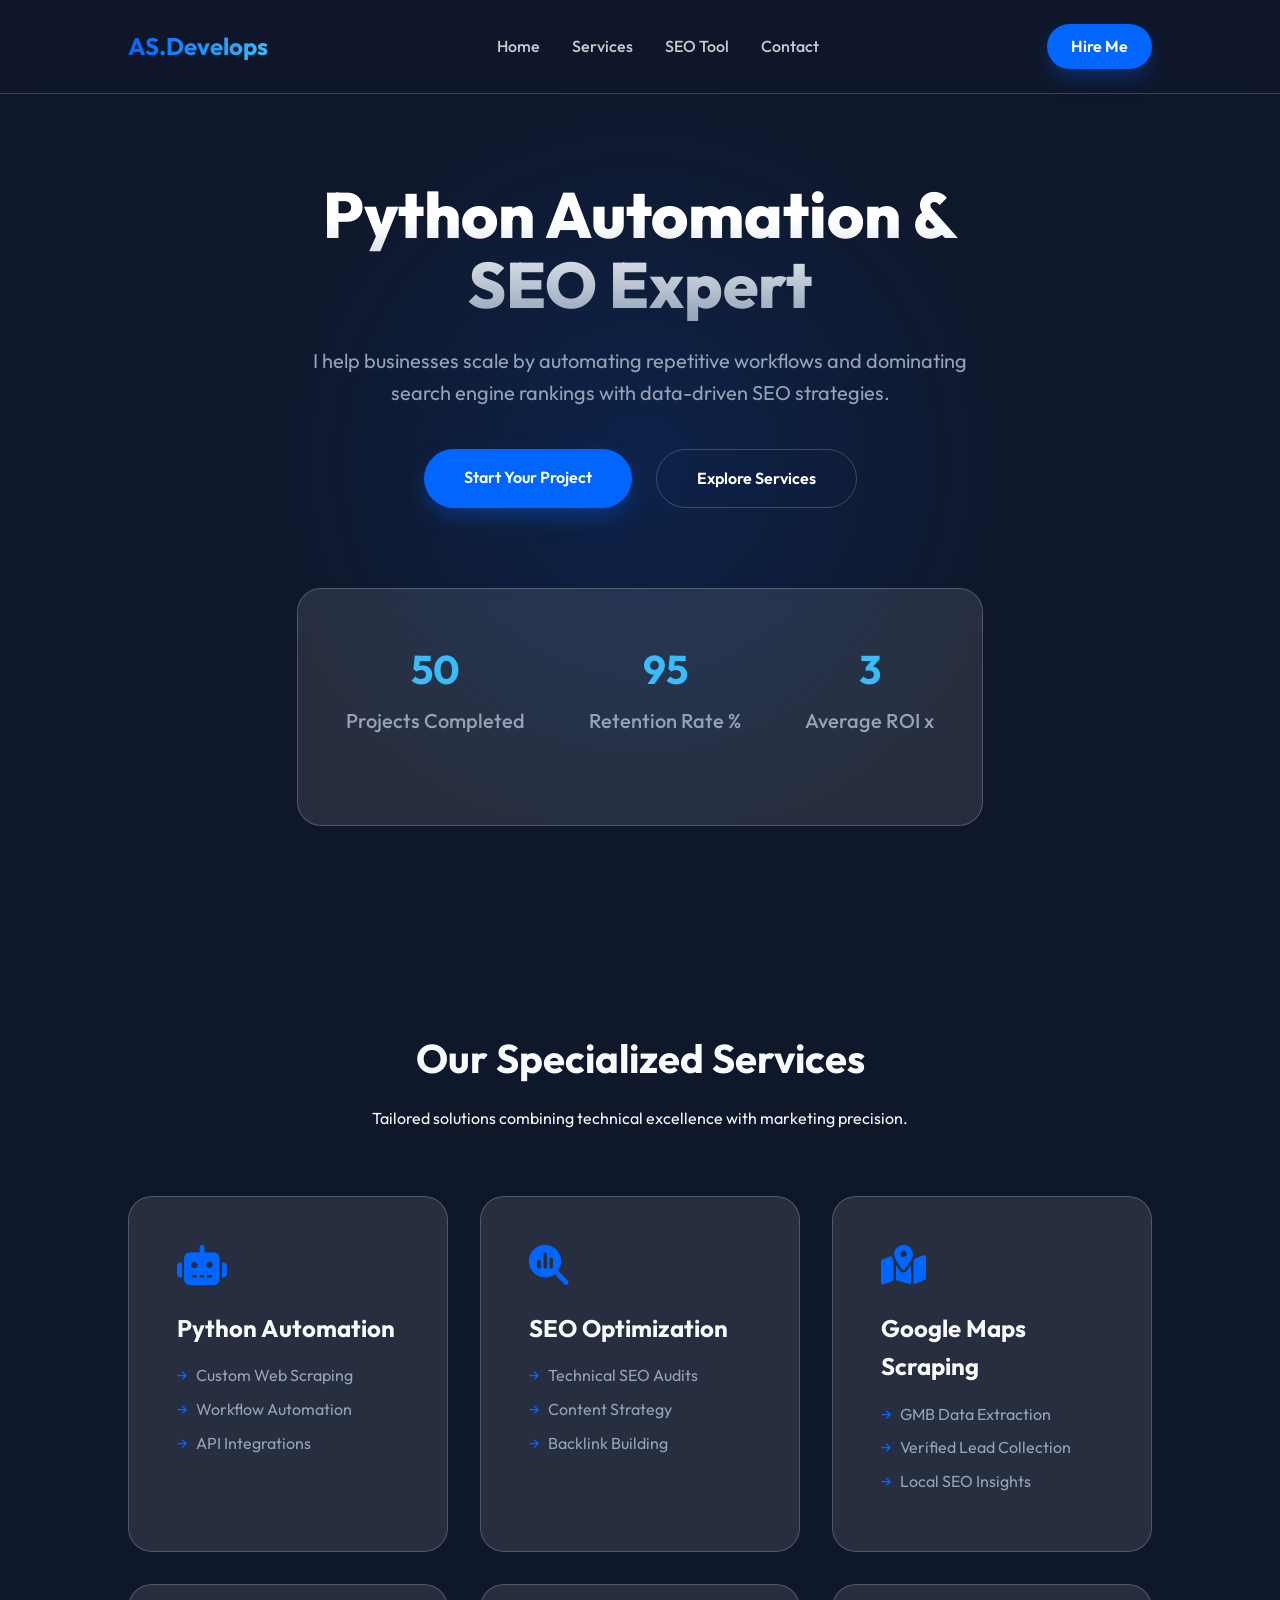
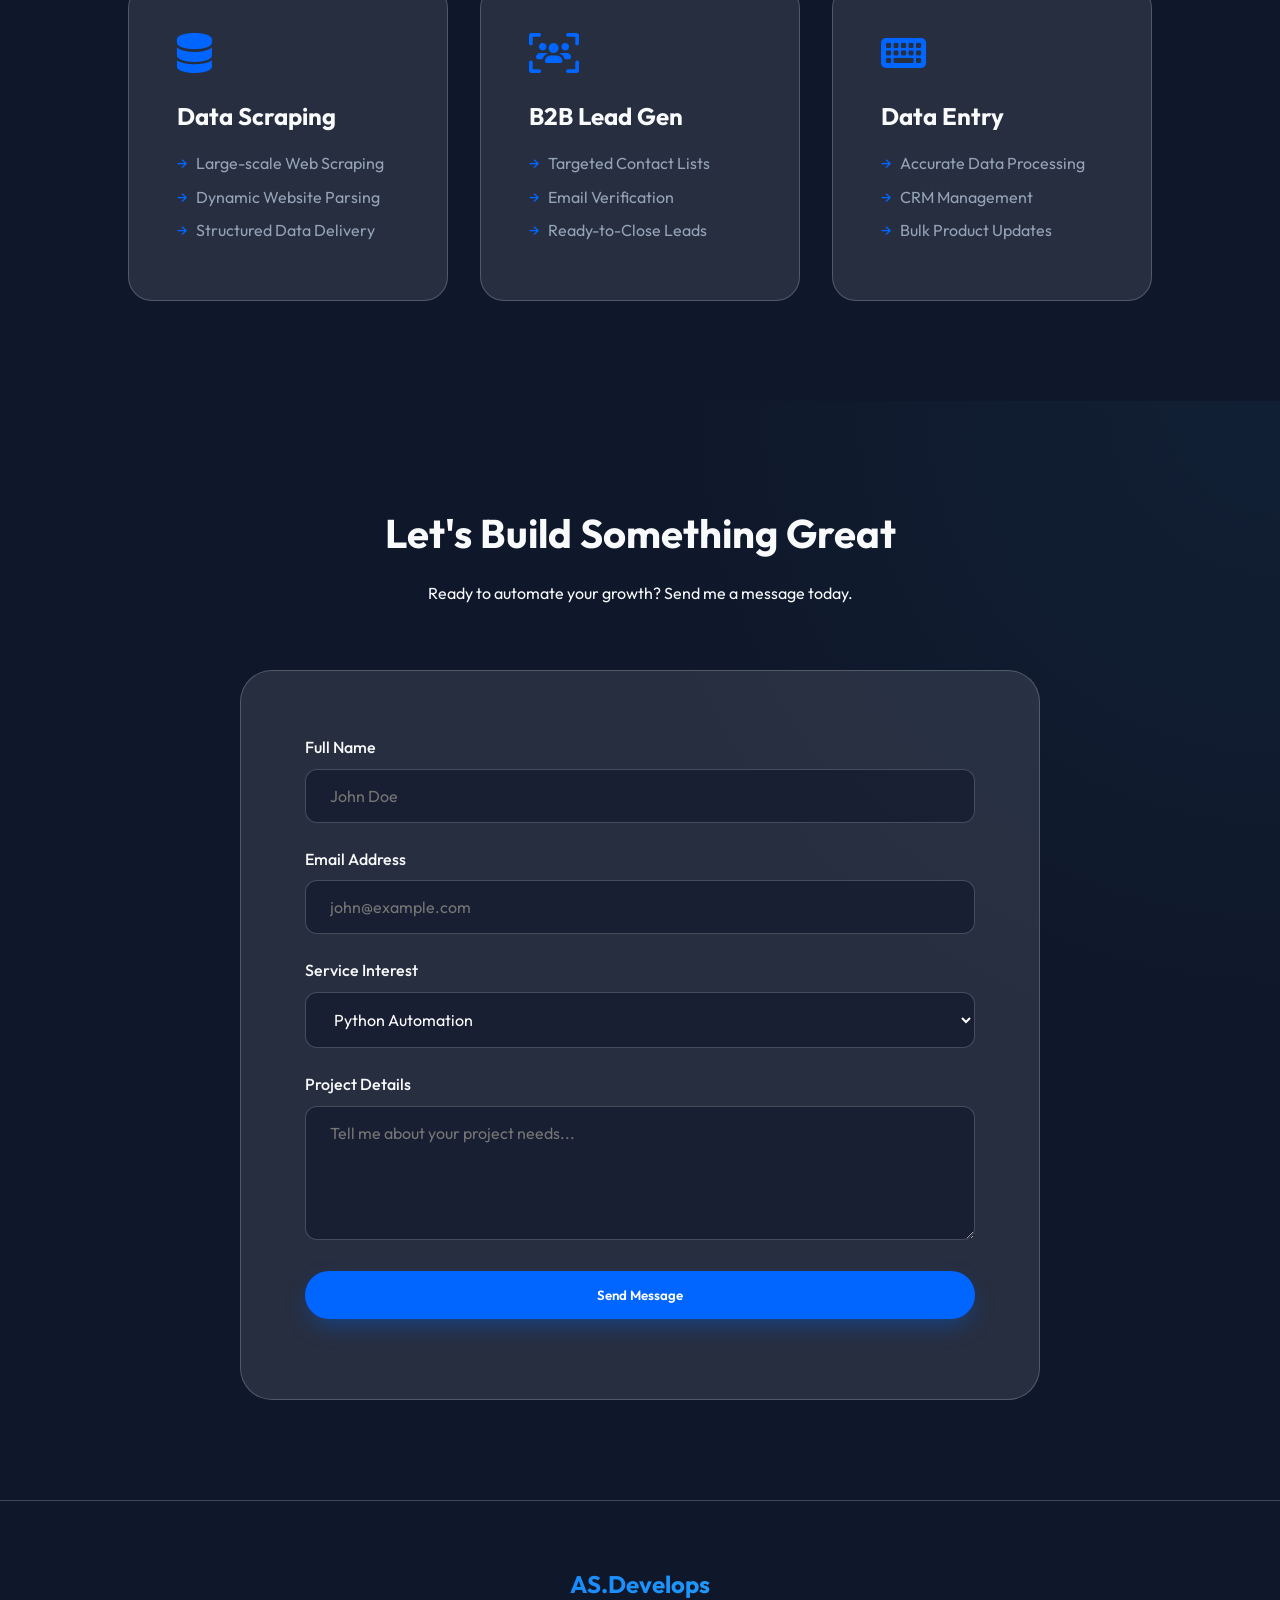
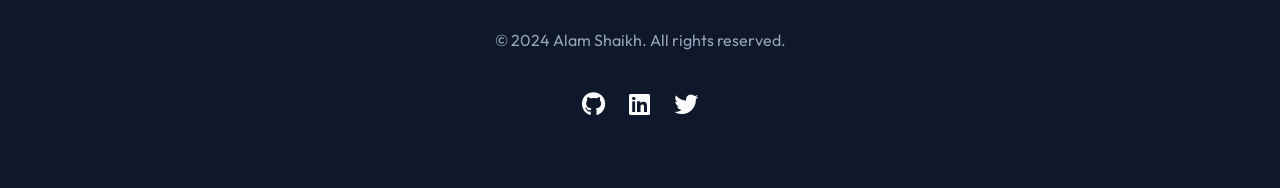
<file: index.html>
<!DOCTYPE html>
<html lang="en">

<head>
    <meta charset="UTF-8">
    <meta name="viewport" content="width=device-width, initial-scale=1.0">
    <meta name="description"
        content="Enterprise-grade Python automation, technical SEO, and digital marketing services by Alam Shaikh. 3x ROI and 95% retention.">
    <title>Alam Shaikh | Python Automation & SEO Expert</title>

    <!-- Styles -->
    <link rel="stylesheet" href="frontend/css/style.css">

    <!-- Icons -->
    <link rel="stylesheet" href="https://cdnjs.cloudflare.com/ajax/libs/font-awesome/6.4.0/css/all.min.css">
</head>

<body>

    <nav>
        <div class="logo">AS.Develops</div>
        <div class="nav-links">
            <a href="#home">Home</a>
            <a href="#services">Services</a>
            <a href="/seo-analyzer">SEO Tool</a>
            <a href="#contact">Contact</a>
        </div>
        <a href="#contact" class="btn btn-primary" style="padding: 0.6rem 1.5rem;">Hire Me</a>
    </nav>

    <header id="home" class="hero">
        <h1 class="fade-up">Python Automation & <br><span style="color: var(--primary);">SEO Expert</span></h1>
        <p class="fade-up">I help businesses scale by automating repetitive workflows and dominating search engine
            rankings with data-driven SEO strategies.</p>

        <div class="cta-group fade-up">
            <a href="#contact" class="btn btn-primary">Start Your Project</a>
            <a href="#services" class="btn btn-outline">Explore Services</a>
        </div>

        <div class="stats fade-up">
            <div class="stat-item">
                <h3 class="counter" data-target="50">0</h3>
                <p>Projects Completed</p>
            </div>
            <div class="stat-item">
                <h3 class="counter" data-target="95">0</h3>
                <p>Retention Rate %</p>
            </div>
            <div class="stat-item">
                <h3 class="counter" data-target="3">0</h3>
                <p>Average ROI x</p>
            </div>
        </div>
    </header>

    <section id="services" class="services">
        <div class="section-header fade-up">
            <h2>Our Specialized Services</h2>
            <p>Tailored solutions combining technical excellence with marketing precision.</p>
        </div>

        <div class="services-grid">
            <div class="service-card fade-up">
                <i class="fas fa-robot"></i>
                <h3>Python Automation</h3>
                <ul>
                    <li>Custom Web Scraping</li>
                    <li>Workflow Automation</li>
                    <li>API Integrations</li>
                </ul>
            </div>

            <div class="service-card fade-up">
                <i class="fas fa-magnifying-glass-chart"></i>
                <h3>SEO Optimization</h3>
                <ul>
                    <li>Technical SEO Audits</li>
                    <li>Content Strategy</li>
                    <li>Backlink Building</li>
                </ul>
            </div>

            <div class="service-card fade-up">
                <i class="fas fa-map-location-dot"></i>
                <h3>Google Maps Scraping</h3>
                <ul>
                    <li>GMB Data Extraction</li>
                    <li>Verified Lead Collection</li>
                    <li>Local SEO Insights</li>
                </ul>
            </div>

            <div class="service-card fade-up">
                <i class="fas fa-database"></i>
                <h3>Data Scraping</h3>
                <ul>
                    <li>Large-scale Web Scraping</li>
                    <li>Dynamic Website Parsing</li>
                    <li>Structured Data Delivery</li>
                </ul>
            </div>

            <div class="service-card fade-up">
                <i class="fas fa-users-viewfinder"></i>
                <h3>B2B Lead Gen</h3>
                <ul>
                    <li>Targeted Contact Lists</li>
                    <li>Email Verification</li>
                    <li>Ready-to-Close Leads</li>
                </ul>
            </div>

            <div class="service-card fade-up">
                <i class="fas fa-keyboard"></i>
                <h3>Data Entry</h3>
                <ul>
                    <li>Accurate Data Processing</li>
                    <li>CRM Management</li>
                    <li>Bulk Product Updates</li>
                </ul>
            </div>
        </div>
    </section>

    <section id="contact" class="contact">
        <div class="section-header fade-up">
            <h2>Let's Build Something Great</h2>
            <p>Ready to automate your growth? Send me a message today.</p>
        </div>

        <div class="contact-container fade-up">
            <form id="contactForm">
                <div class="form-group">
                    <label for="name">Full Name</label>
                    <input type="text" id="name" name="name" placeholder="John Doe" required>
                </div>
                <div class="form-group">
                    <label for="email">Email Address</label>
                    <input type="email" id="email" name="email" placeholder="john@example.com" required>
                </div>
                <div class="form-group">
                    <label for="service">Service Interest</label>
                    <select id="service" name="service">
                        <option value="automation">Python Automation</option>
                        <option value="seo">SEO Optimization</option>
                        <option value="gmaps">Google Maps Scraping</option>
                        <option value="scraping">Data Scraping</option>
                        <option value="leads">B2B Lead Gen</option>
                        <option value="data-entry">Data Entry</option>
                    </select>
                </div>
                <div class="form-group">
                    <label for="message">Project Details</label>
                    <textarea id="message" name="message" rows="5" placeholder="Tell me about your project needs..."
                        required minlength="10"></textarea>
                </div>
                <button type="submit" class="btn btn-primary" style="width: 100%;">Send Message</button>
                <div id="formStatus" style="margin-top: 1rem; text-align: center;"></div>
            </form>
        </div>
    </section>

    <footer style="padding: 4rem 10%; border-top: 1px solid var(--glass-border); text-align: center;">
        <div class="logo" style="margin-bottom: 1.5rem;">AS.Develops</div>
        <p style="color: #94a3b8; margin-bottom: 2rem;">© 2024 Alam Shaikh. All rights reserved.</p>
        <div class="social-links" style="display: flex; justify-content: center; gap: 1.5rem; font-size: 1.5rem;">
            <a href="#" style="color: var(--light);"><i class="fab fa-github"></i></a>
            <a href="#" style="color: var(--light);"><i class="fab fa-linkedin"></i></a>
            <a href="#" style="color: var(--light);"><i class="fab fa-twitter"></i></a>
        </div>
    </footer>

    <!-- Scripts -->
    <script src="frontend/js/main.js"></script>
</body>

</html>
</file>
<file: frontend/css/style.css>
@import url('https://fonts.googleapis.com/css2?family=Outfit:wght@300;400;600;700&display=swap');

:root {
    --primary: #0066ff;
    --primary-dark: #0052cc;
    --secondary: #6c757d;
    --dark: #0f172a;
    --light: #f8fafc;
    --accent: #38bdf8;
    --glass: rgba(255, 255, 255, 0.1);
    --glass-border: rgba(255, 255, 255, 0.2);
    --transition: all 0.3s cubic-bezier(0.4, 0, 0.2, 1);
}

* {
    margin: 0;
    padding: 0;
    box-sizing: border-box;
    font-family: 'Outfit', sans-serif;
}

body {
    background-color: var(--dark);
    color: var(--light);
    line-height: 1.6;
    overflow-x: hidden;
}

/* Glassmorphism Navbar */
nav {
    position: fixed;
    top: 0;
    width: 100%;
    padding: 1.5rem 10%;
    display: flex;
    justify-content: space-between;
    align-items: center;
    background: rgba(15, 23, 42, 0.8);
    backdrop-filter: blur(12px);
    z-index: 1000;
    border-bottom: 1px solid var(--glass-border);
}

.logo {
    font-size: 1.5rem;
    font-weight: 700;
    background: linear-gradient(to right, var(--primary), var(--accent));
    -webkit-background-clip: text;
    background-clip: text;
    -webkit-text-fill-color: transparent;
}

.nav-links {
    display: flex;
    gap: 2rem;
}

.nav-links a {
    color: var(--light);
    text-decoration: none;
    font-weight: 500;
    transition: var(--transition);
    opacity: 0.8;
}

.nav-links a:hover {
    opacity: 1;
    color: var(--primary);
}

/* Hero Section */
.hero {
    min-height: 100vh;
    padding: 180px 10% 100px;
    display: flex;
    flex-direction: column;
    align-items: center;
    text-align: center;
    background: radial-gradient(circle at 50% 50%, rgba(0, 102, 255, 0.15) 0%, transparent 50%);
}

.hero h1 {
    font-size: 4rem;
    font-weight: 800;
    line-height: 1.1;
    margin-bottom: 1.5rem;
    background: linear-gradient(to bottom, #fff 30%, #94a3b8);
    -webkit-background-clip: text;
    background-clip: text;
    -webkit-text-fill-color: transparent;
}

.hero p {
    font-size: 1.25rem;
    color: #94a3b8;
    max-width: 700px;
    margin-bottom: 2.5rem;
}

.cta-group {
    display: flex;
    gap: 1.5rem;
}

.btn {
    padding: 1rem 2.5rem;
    border-radius: 50px;
    font-weight: 600;
    text-decoration: none;
    transition: var(--transition);
    cursor: pointer;
    border: none;
}

.btn-primary {
    background: var(--primary);
    color: white;
    box-shadow: 0 10px 25px -5px rgba(0, 102, 255, 0.4);
}

.btn-primary:hover {
    transform: translateY(-3px);
    box-shadow: 0 20px 35px -5px rgba(0, 102, 255, 0.5);
    background: var(--primary-dark);
}

.btn-outline {
    background: transparent;
    border: 1px solid var(--glass-border);
    color: white;
}

.btn-outline:hover {
    background: var(--glass);
    transform: translateY(-3px);
}

/* Stats Section */
.stats {
    display: flex;
    justify-content: center;
    gap: 4rem;
    margin-top: 5rem;
    padding: 3rem;
    background: var(--glass);
    border-radius: 24px;
    border: 1px solid var(--glass-border);
    backdrop-filter: blur(8px);
}

.stat-item h3 {
    font-size: 2.5rem;
    color: var(--accent);
    margin-bottom: 0.25rem;
}

.stat-item p {
    color: #94a3b8;
    font-weight: 500;
}

/* Services section */
.services {
    padding: 100px 10%;
}

.section-header {
    text-align: center;
    margin-bottom: 4rem;
}

.section-header h2 {
    font-size: 2.5rem;
    margin-bottom: 1rem;
}

.services-grid {
    display: grid;
    grid-template-columns: repeat(auto-fit, minmax(300px, 1fr));
    gap: 2rem;
}

.service-card {
    padding: 3rem;
    background: var(--glass);
    border-radius: 24px;
    border: 1px solid var(--glass-border);
    transition: var(--transition);
}

.service-card:hover {
    transform: translateY(-10px);
    border-color: var(--primary);
    background: rgba(255, 255, 255, 0.05);
}

.service-card i {
    font-size: 2.5rem;
    color: var(--primary);
    margin-bottom: 1.5rem;
    display: block;
}

.service-card h3 {
    font-size: 1.5rem;
    margin-bottom: 1rem;
}

.service-card ul {
    list-style: none;
    color: #94a3b8;
}

.service-card ul li {
    margin-bottom: 0.5rem;
    display: flex;
    align-items: center;
    gap: 0.5rem;
}

.service-card ul li::before {
    content: "→";
    color: var(--primary);
}

/* Contact Form */
.contact {
    padding: 100px 10%;
    background: radial-gradient(circle at 100% 0%, rgba(56, 189, 248, 0.05) 0%, transparent 40%);
}

.contact-container {
    max-width: 800px;
    margin: 0 auto;
    background: var(--glass);
    padding: 4rem;
    border-radius: 32px;
    border: 1px solid var(--glass-border);
}

.form-group {
    margin-bottom: 1.5rem;
}

.form-group label {
    display: block;
    margin-bottom: 0.5rem;
    font-weight: 500;
}

input,
select,
textarea {
    width: 100%;
    padding: 1rem 1.5rem;
    background: rgba(15, 23, 42, 0.6);
    border: 1px solid var(--glass-border);
    border-radius: 12px;
    color: white;
    font-size: 1rem;
    transition: var(--transition);
}

input:focus,
select:focus,
textarea:focus {
    outline: none;
    border-color: var(--primary);
    box-shadow: 0 0 0 4px rgba(0, 102, 255, 0.1);
}

/* Animations */
.fade-up {
    opacity: 0;
    transform: translateY(30px);
    transition: opacity 0.8s ease-out, transform 0.8s ease-out;
}

.fade-up.visible {
    opacity: 1;
    transform: translateY(0);
}

/* Mobile Responsiveness */
@media (max-width: 768px) {
    .hero h1 {
        font-size: 2.5rem;
    }

    .stats {
        flex-direction: column;
        gap: 2rem;
        text-align: center;
    }

    .nav-links {
        display: none;
    }

    .contact-container {
        padding: 2rem;
    }
}
</file>
